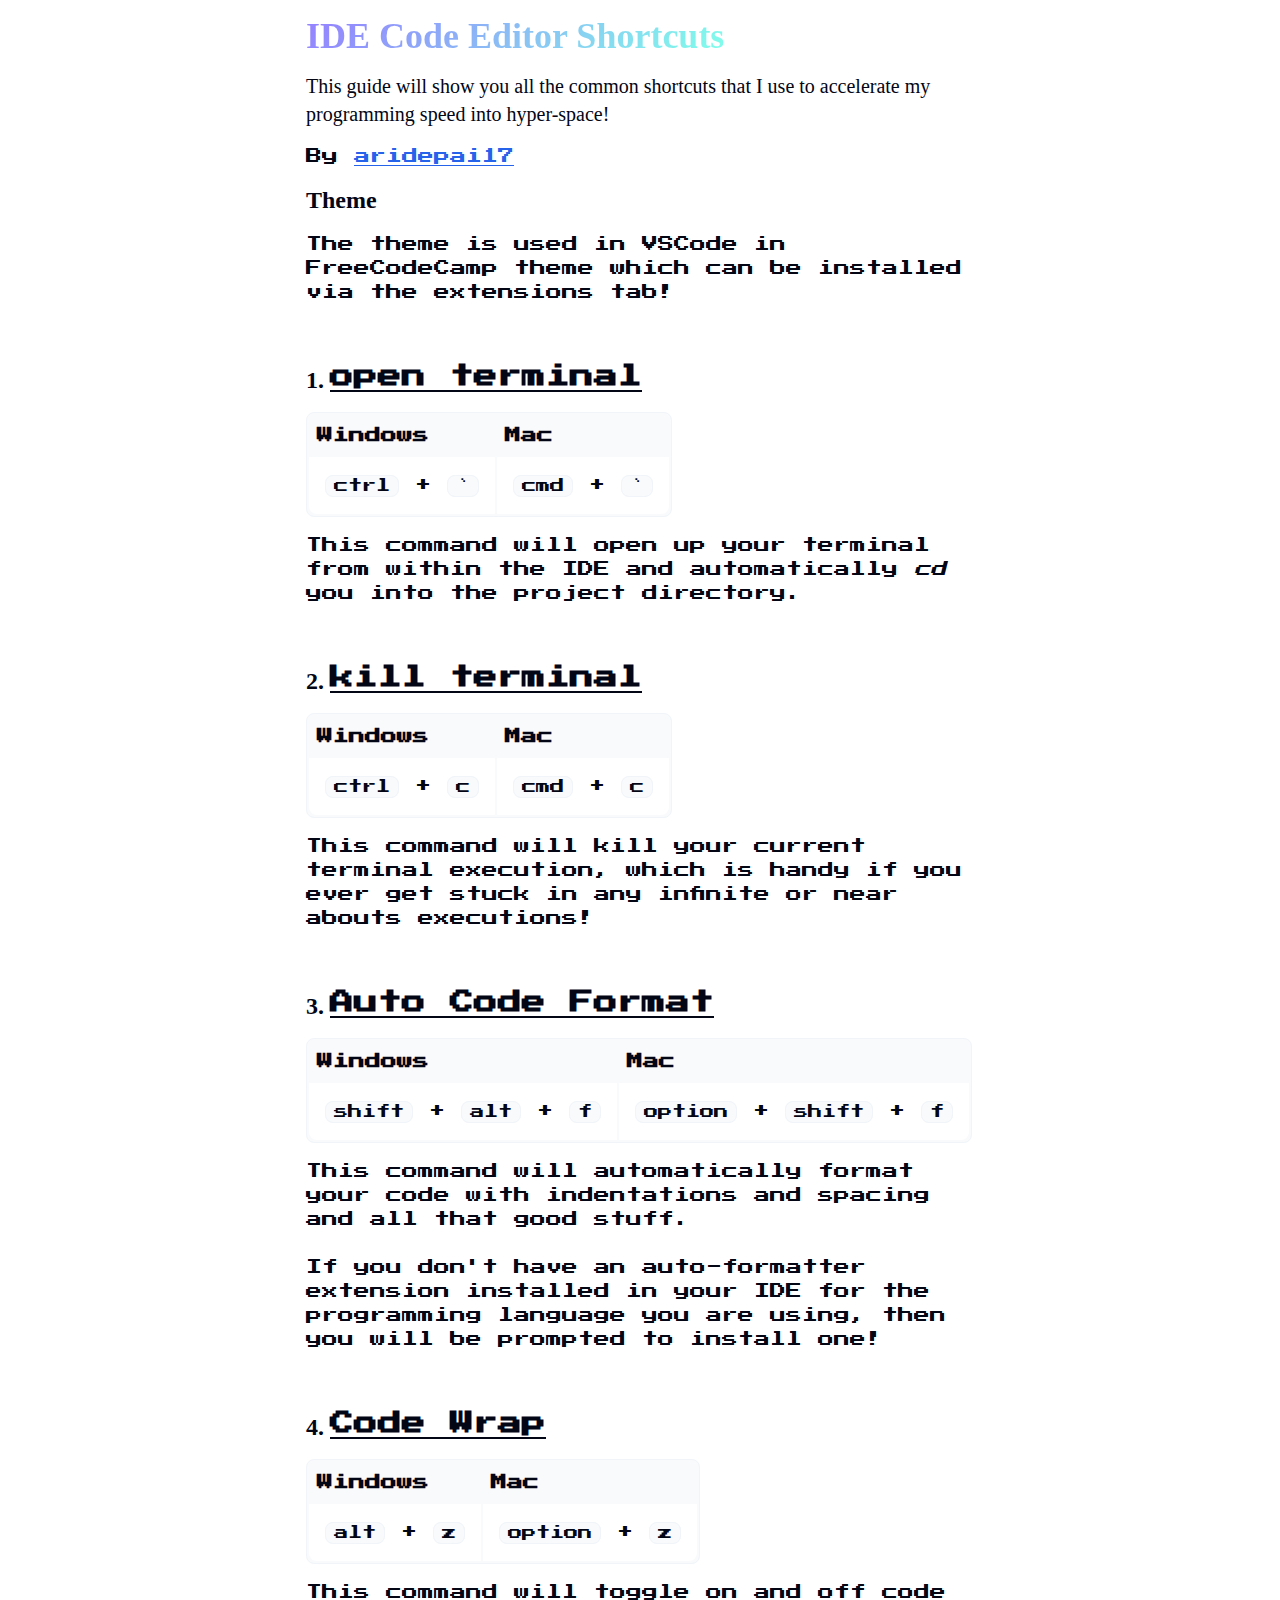
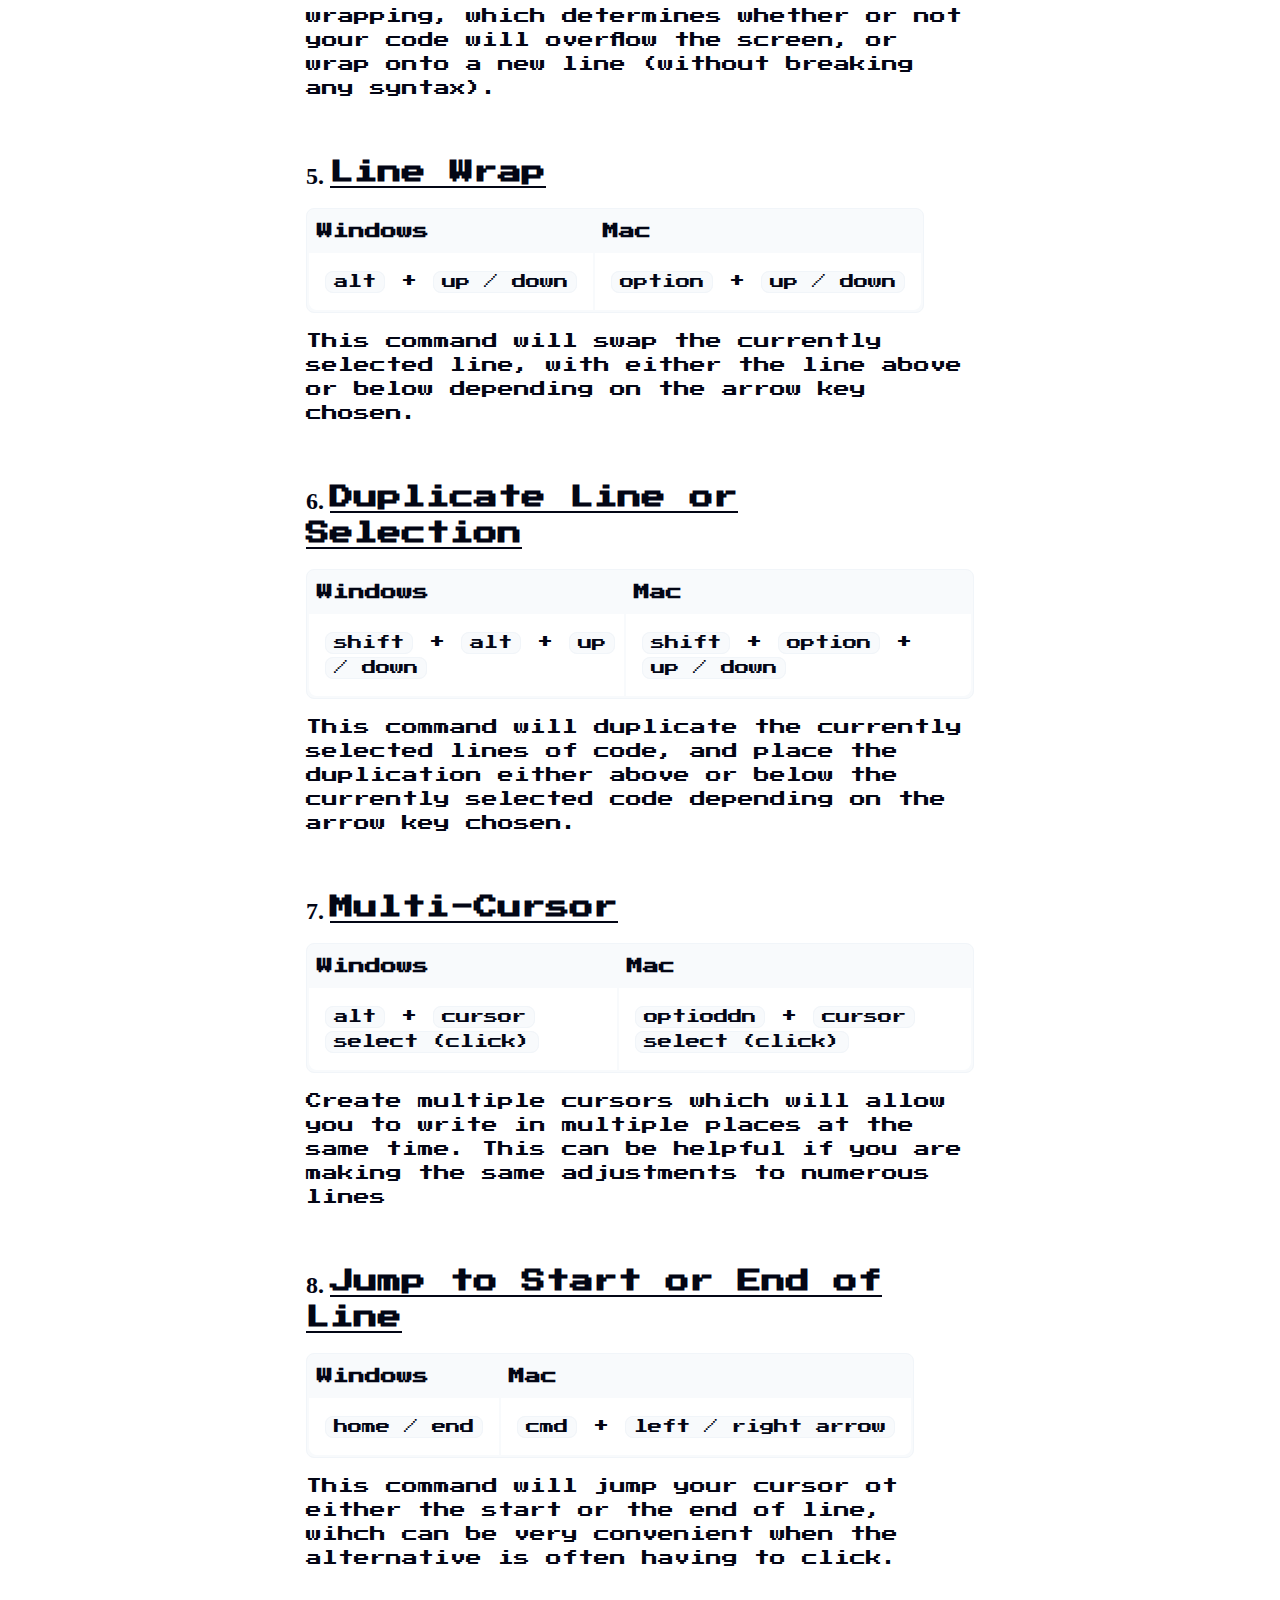
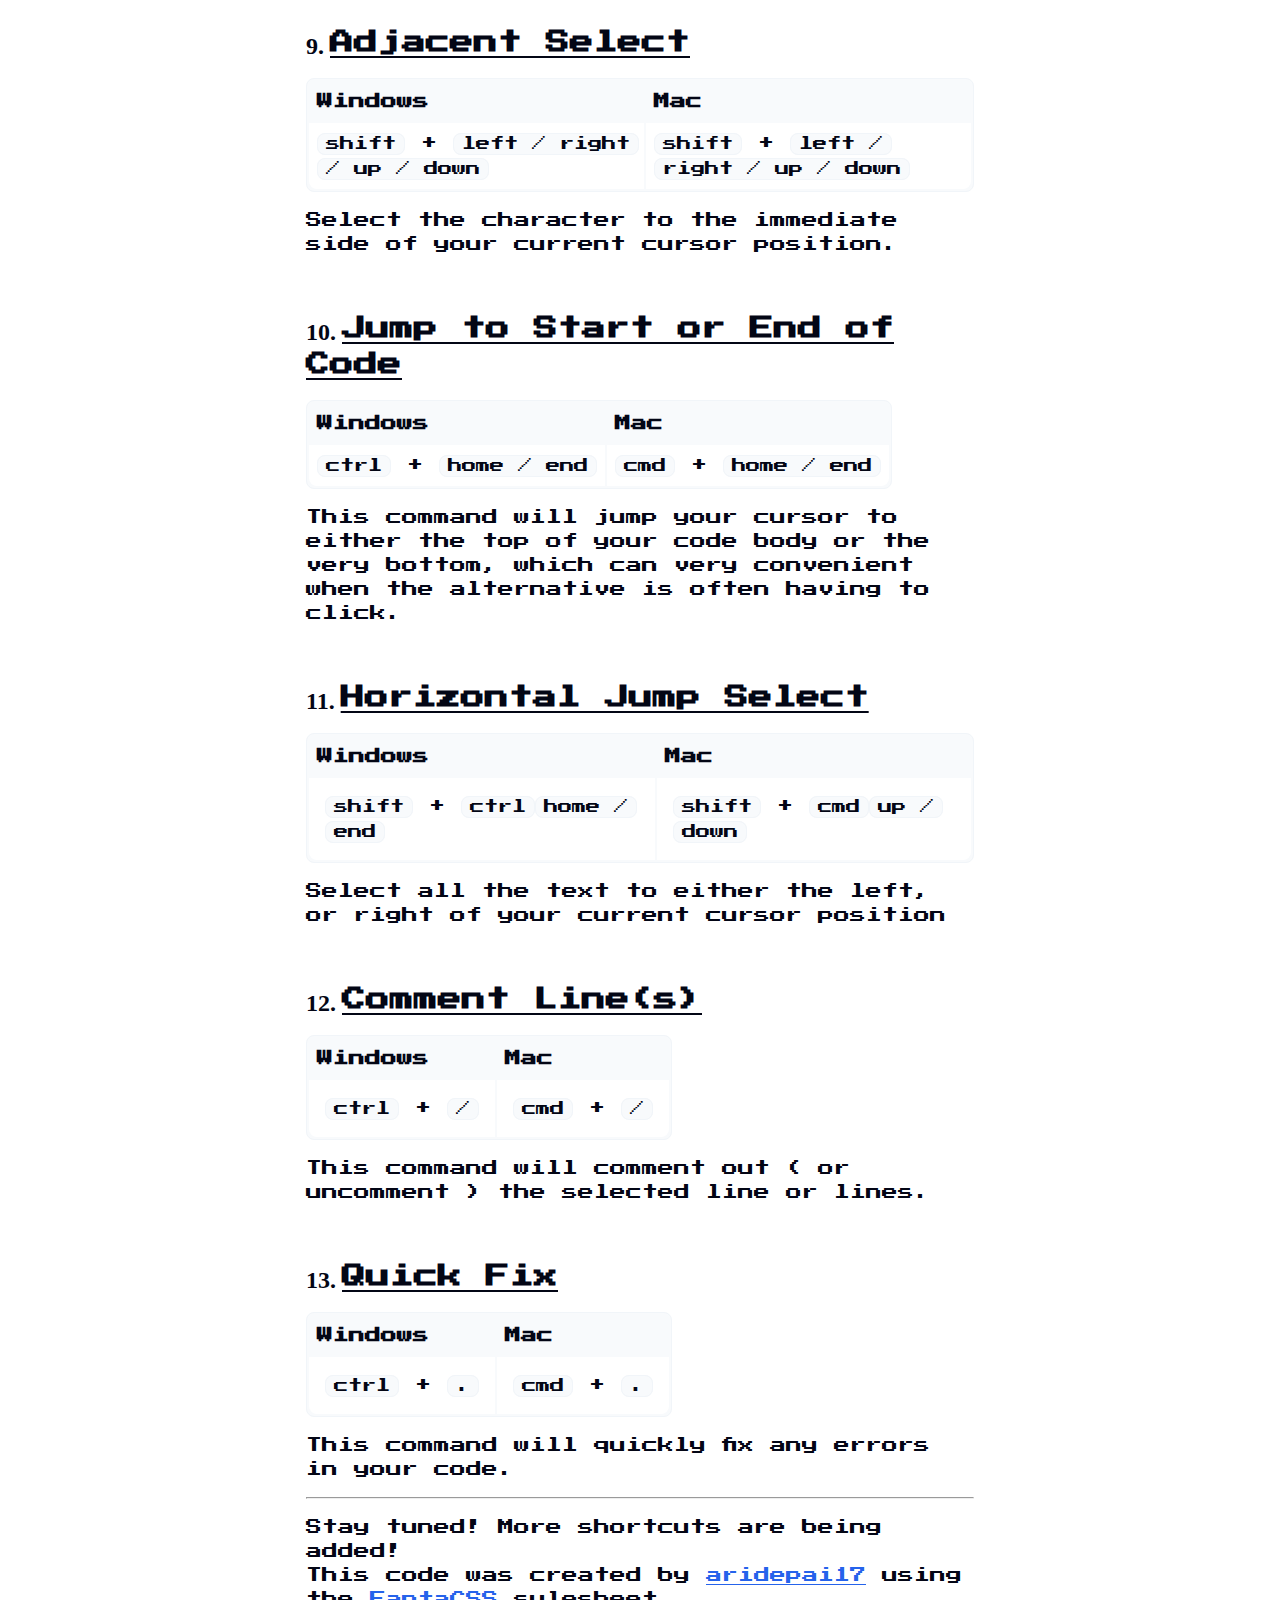
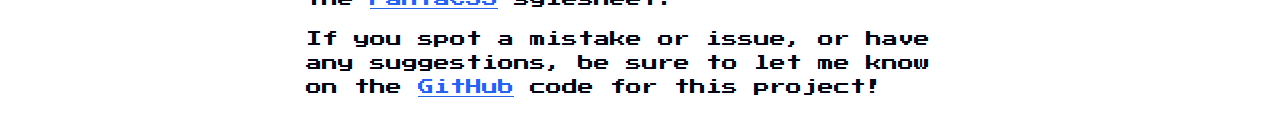
<file: ideshortcuts/index.html>
<!DOCTYPE html>
<html lang="en">
  <head>
    <meta charset="UTF-8" />
    <meta name="viewport" content="width=device-width, initial-scale=1.0" />
    <title>IDE Code Editor Shortcuts</title>
    <link rel="stylesheet" href="fanta.css" />
    <link rel="stylesheet" href="styles.css" />
    <meta
      name="description"
      content="A list of IDE Code Editor shortcuts for programming efficiency"
    />
  </head>

  <body>
    <h1 class="text-gradient">IDE Code Editor Shortcuts</h1>
    <h4 class="project-description">
      This guide will show you all the common shortcuts that I use to accelerate
      my programming speed into hyper-space!
    </h4>
    <p>
      By <a href="https://github.com/aridepai17" target="_blank">aridepai17</a>
    </p>
    <h3>Theme</h3>
    <p>
      The theme is used in VSCode in FreeCodeCamp theme which can be installed
      via the extensions tab!
    </p>
    <br>
    <h3>1. <u>open terminal</u></h3>
    <table>
      <thead>
        <tr>
          <th>Windows</th>
          <th>Mac</th>
        </tr>
      </thead>
      <tbody>
        <tr class="">
          <td class="td"><code>ctrl</code> + <code> `</code></td>
          <td class="td"><code>cmd</code> + <code> `</code></td>
        </tr>
      </tbody>
    </table>
    <p>
      This command will open up your terminal from within the IDE and
      automatically <i>cd</i> you into the project directory.
    </p>
    <br>

    <h3>2. <u>kill terminal</u></h3>
    <table>
      <thead>
        <tr>
          <th>Windows</th>
          <th>Mac</th>
        </tr>
      </thead>
      <tbody>
        <tr class="">
          <td class="td"><code>ctrl</code> + <code>c</code></td>
          <td class="td"><code>cmd</code> + <code>c</code></td>
        </tr>
      </tbody>
    </table>
    <p>
      This command will kill your current terminal execution, which is handy if
      you ever get stuck in any infinite or near abouts executions!
    </p>
    <br>

    <h3>3. <u>Auto Code Format</u></h3>
    <table>
      <thead>
        <tr>
          <th>Windows</th>
          <th>Mac</th>
        </tr>
      </thead>
      <tbody>
        <tr class="">
          <td class="td">
            <code>shift</code> + <code>alt</code> + <code>f</code>
          </td>
          <td class="td">
            <code>option</code> + <code>shift</code> + <code>f</code>
          </td>
        </tr>
      </tbody>
    </table>
    <p>
      This command will automatically format your code with indentations and
      spacing and all that good stuff. <br /><br />If you don't have an
      auto-formatter extension installed in your IDE for the programming
      language you are using, then you will be prompted to install one!
    </p>
    <br>

    <h3>4. <u>Code Wrap</u></h3>
    <table>
      <thead>
        <tr>
          <th>Windows</th>
          <th>Mac</th>
        </tr>
      </thead>
      <tbody>
        <tr class="">
          <td class="td"><code>alt</code> + <code>z</code></td>
          <td class="td"><code>option</code> + <code>z</code></td>
        </tr>
      </tbody>
    </table>
    <p>
      This command will toggle on and off code wrapping, which determines
      whether or not your code will overflow the screen, or wrap onto a new line
      (without breaking any syntax).
    </p>
    <br>

    <h3>5. <u>Line Wrap</u></h3>
    <table>
      <thead>
        <tr>
          <th>Windows</th>
          <th>Mac</th>
        </tr>
      </thead>
      <tbody>
        <tr class="">
          <td class="td"><code>alt</code> + <code> up / down </code></td>
          <td class="td"><code>option</code> + <code> up / down </code></td>
        </tr>
      </tbody>
    </table>
    <p>
      This command will swap the currently selected line, with either the line
      above or below depending on the arrow key chosen.
    </p>
    <br>

    <h3>6. <u>Duplicate Line or Selection</u> </h3>
    <table>
      <thead>
        <tr>
          <th>Windows</th>
          <th>Mac</th>
        </tr>
      </thead>
      <tbody>
        <tr class="">
          <td class="td">
            <code>shift</code> + <code>alt</code> + <code> up / down </code>
          </td>
          <td class="td">
            <code>shift</code> + <code>option</code> + <code> up / down </code>
          </td>
        </tr>
      </tbody>
    </table>
    <p>
      This command will duplicate the currently selected lines of code, and
      place the duplication either above or below the currently selected code
      depending on the arrow key chosen.
    </p>
    <br>

    <h3>7. <u>Multi-Cursor</u></h3>
    <table>
      <thead>
        <tr>
          <th>Windows</th>
          <th>Mac</th>
        </tr>
      </thead>
      <tbody>
        <tr class="">
          <td class="td">
            <code>alt</code> + <code>cursor select (click)</code>
          </td>
          <td class="td">
            <code>optioddn</code> + <code>cursor select (click)</code>
          </td>
        </tr>
      </tbody>
    </table>
    <p>
      Create multiple cursors which will allow you to write in multiple places
      at the same time. This can be helpful if you are making the same
      adjustments to numerous lines
    </p>
    <br>

    <h3>8. <u>Jump to Start or End of Line</u></h3>
    <table>
      <thead>
        <tr>
          <th>Windows</th>
          <th>Mac</th>
        </tr>
      </thead>
      <tbody>
        <tr class="">
          <td class="td"><code>home / end</code></td>
          <td class="td"><code>cmd</code> + <code>left / right arrow</code></td>
        </tr>
      </tbody>
    </table>
    <p>
      This command will jump your cursor ot either the start or the end of line,
      wihch can be very convenient when the alternative is often having to
      click.
    </p>
    <br>

    <h3>9. <u>Adjacent Select</u></h3>
    <table>
      <thead>
        <tr>
          <th>Windows</th>
          <th>Mac</th>
        </tr>
      </thead>
      <tbody>
        <tr class="">
          <td class="">
            <code>shift</code> + <code>left / right / up / down</code>
          </td>
          <td class="">
            <code>shift</code> + <code>left / right / up / down</code>
          </td>
        </tr>
      </tbody>
    </table>
    <p>
      Select the character to the immediate side of your current cursor
      position.
    </p>
    <br>

    <h3>10. <u>Jump to Start or End of Code</u></h3>
    <table>
      <thead>
        <tr>
          <th>Windows</th>
          <th>Mac</th>
        </tr>
      </thead>
      <tbody>
        <tr class="">
          <td class=""><code>ctrl</code> + <code>home / end</code></td>
          <td class=""><code>cmd</code> + <code>home / end</code></td>
        </tr>
      </tbody>
    </table>
    <p>
      This command will jump your cursor to either the top of your code body or
      the very bottom, which can very convenient when the alternative is often
      having to click.
    </p>
    <br>

    <h3>11. <u>Horizontal Jump Select</u></h3>
    <table>
      <thead>
        <tr>
          <th>Windows</th>
          <th>Mac</th>
        </tr>
      </thead>
      <tbody>
        <tr class="">
          <td class="td">
            <code>shift</code> + <code>ctrl</code><code>home / end</code>
          </td>
          <td class="td">
            <code>shift</code> + <code>cmd</code><code>up / down</code>
          </td>
        </tr>
      </tbody>
    </table>
    <p>
      Select all the text to either the left, or right of your current cursor
      position
    </p>
    <br>

    <h3> 12. <u>Comment Line(s)</u></h3>
    <table>
      <thead>
        <tr>
          <th>Windows</th>
          <th>Mac</th>
        </tr>
      </thead>
      <tbody>
        <tr class="">
          <td class="td"><code>ctrl</code> + <code>/</code></td>
          <td class="td"><code>cmd</code> + <code>/</code></td>
        </tr>
      </tbody>
    </table>
    <p>
      This command will comment out ( or uncomment ) the selected line or lines.
    </p>
    <br>

    <h3>13. <u>Quick Fix</u></h3>
    <table>
        <thead>
            <tr>
            <th>Windows</th>
            <th>Mac</th>
            </tr>
        </thead>
        <tbody>
            <tr class="">
            <td class="td"><code>ctrl</code> + <code>.</code></td>
            <td class="td"><code>cmd</code> + <code>.</code></td>
            </tr>
        </tbody>
    </table>
    <p>This command will quickly fix any errors in your code.</p>

    <hr />
    <p>
      Stay tuned! More shortcuts are being added! <br>
      This code was created by
      <a href="https://github.com/aridepai17" target="_blank">aridepai17</a>
      using the
      <a href="https://www.fantacss.smoljames.com">FantaCSS</a> sylesheet.
    </p>
    <p>
      If you spot a mistake or issue, or have any suggestions, be sure to let me
      know on the
      <a href="https://github.com/aridepai17/IDE-SHORTCUTS.git" target="_blank"
        >GitHub</a
      >
      code for this project!
    </p>
  </body>
</html>
</file>
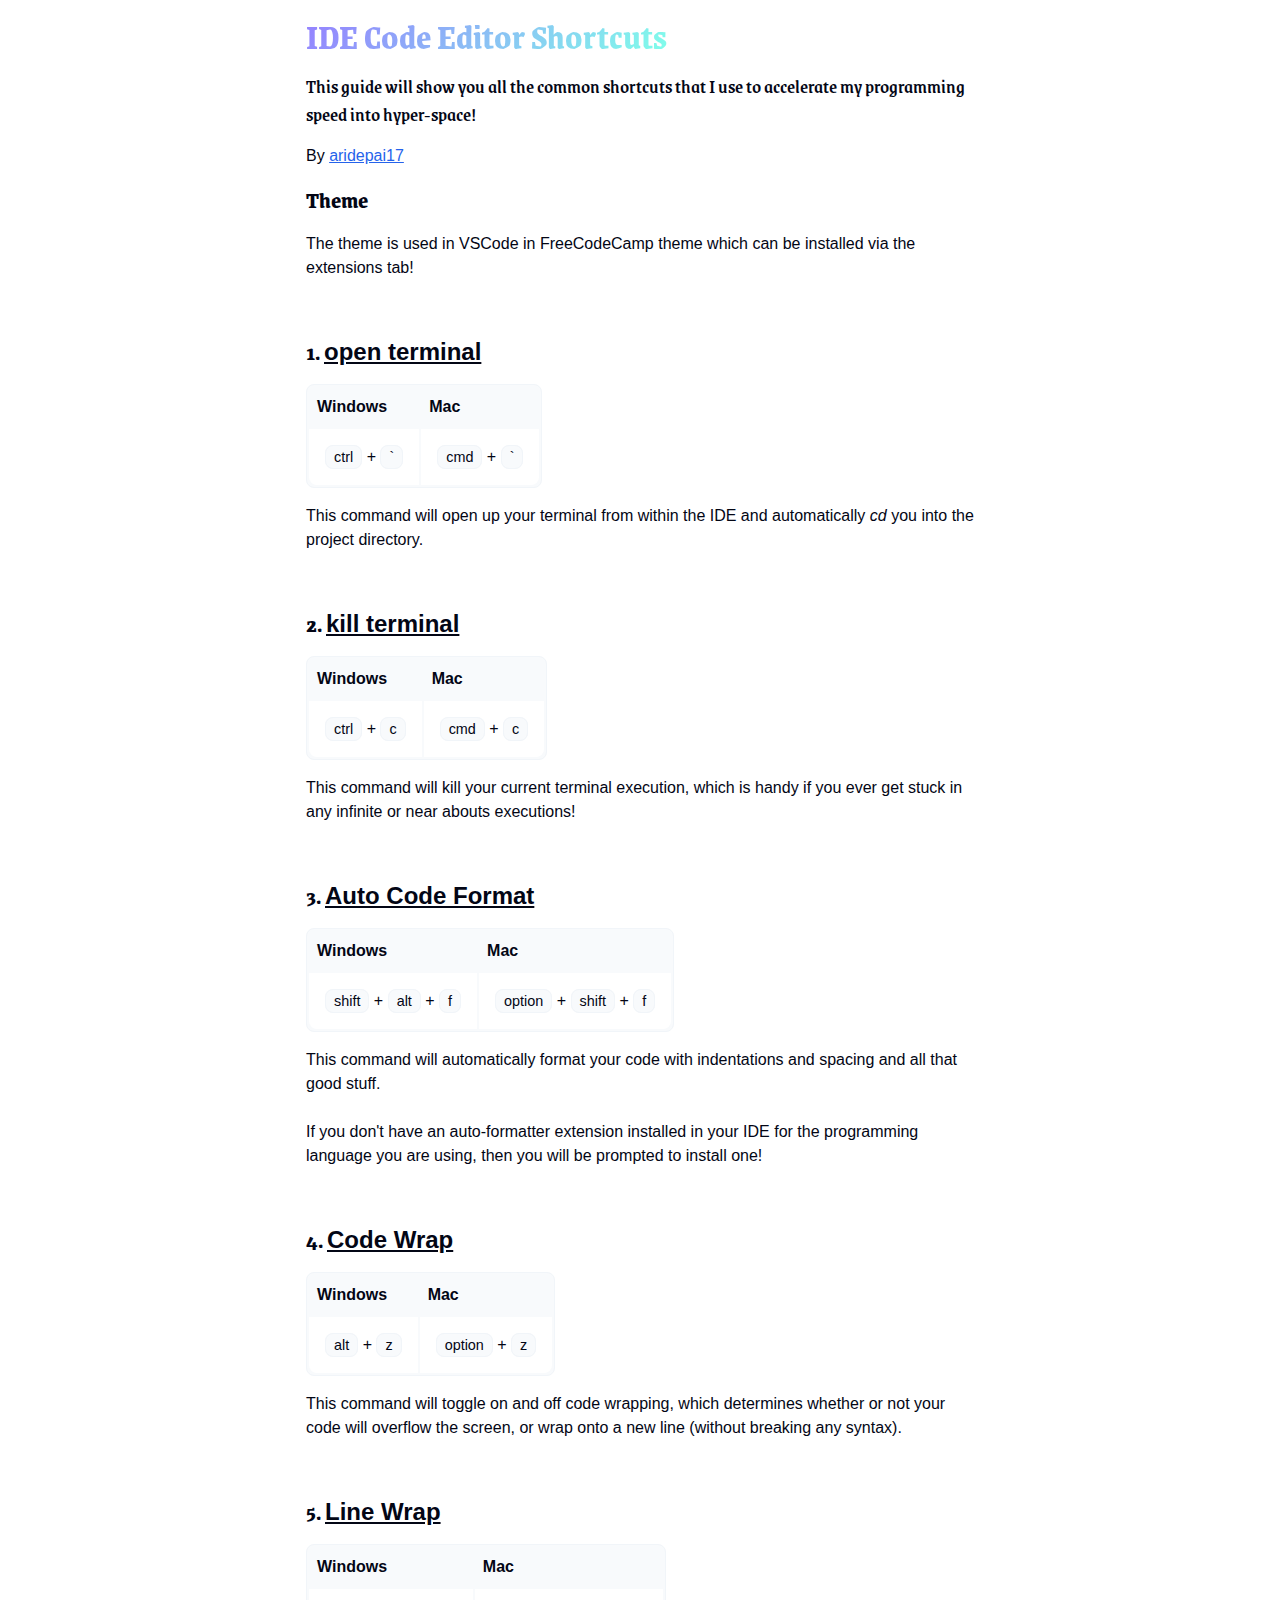
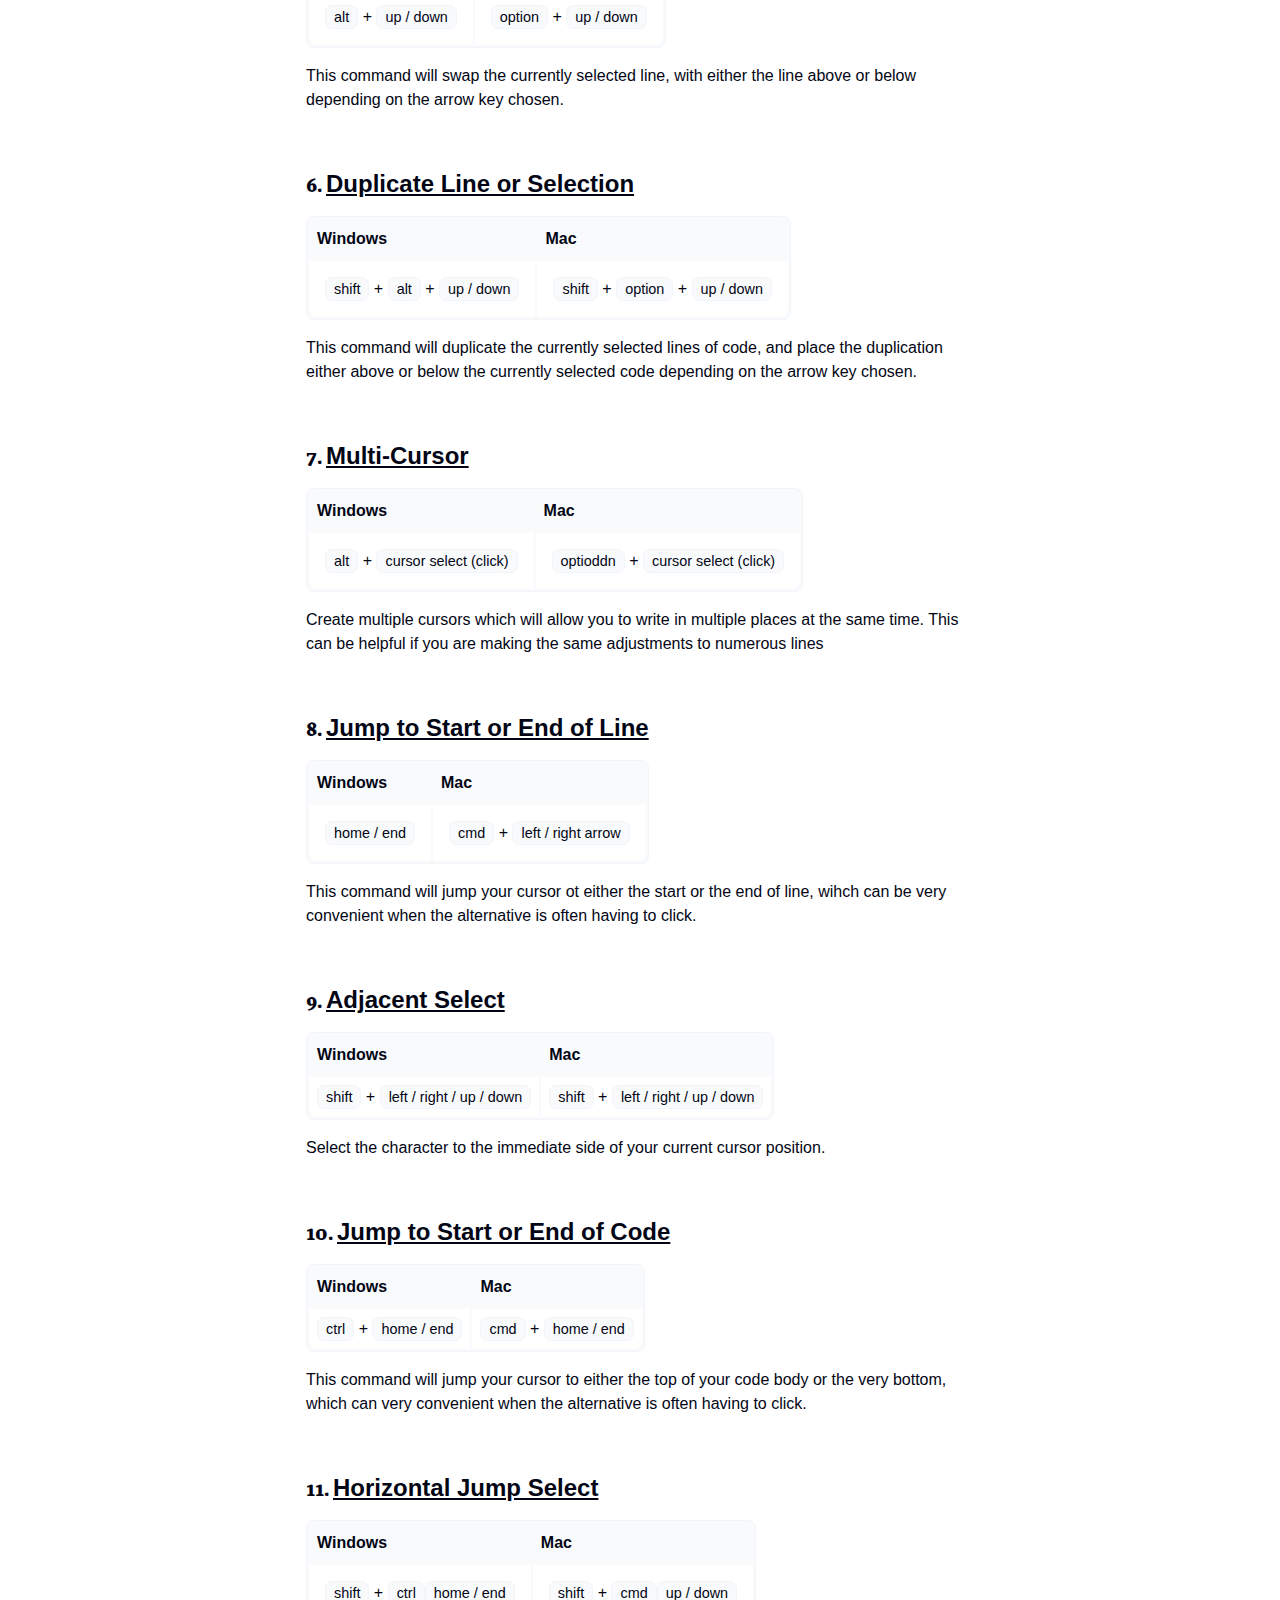
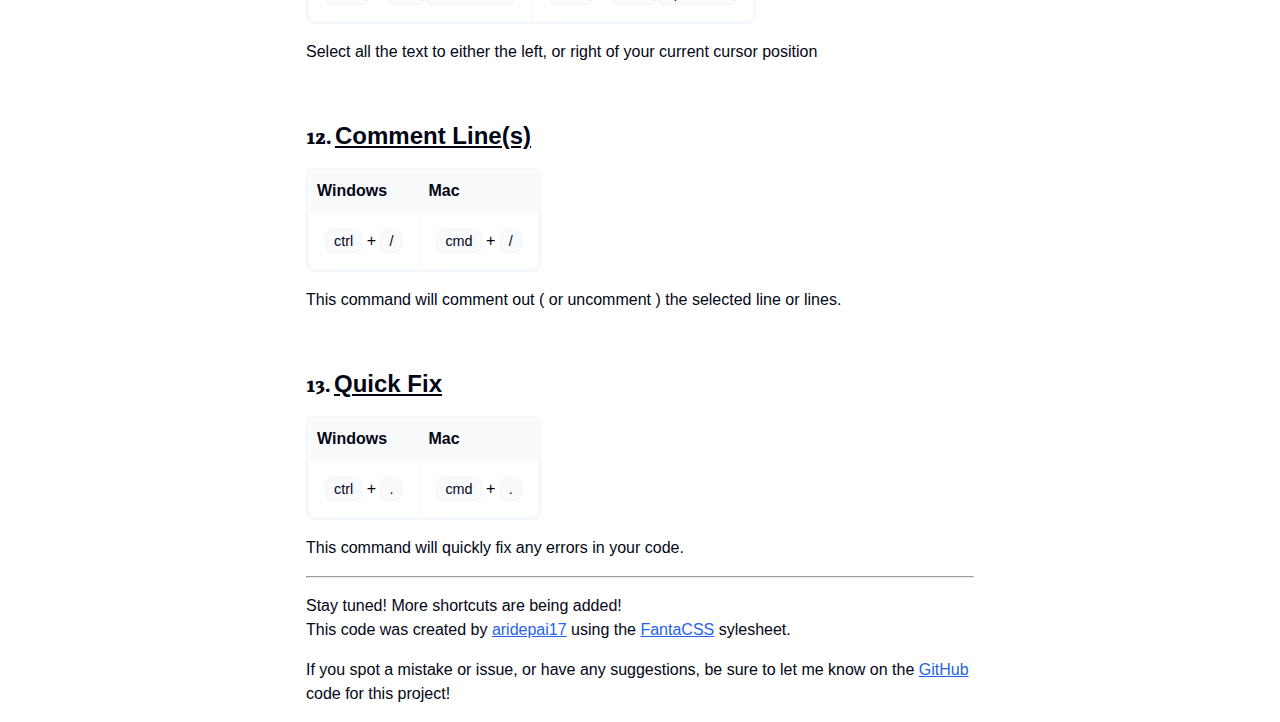
<file: vscodeshortcuts/index.html>
<!DOCTYPE html>
<html lang="en">
  <head>
    <meta charset="UTF-8" />
    <meta name="viewport" content="width=device-width, initial-scale=1.0" />
    <title>IDE Code Editor Shortcuts</title>
    <link rel="stylesheet" href="fanta.css" />
    <link rel="stylesheet" href="styles.css" />
    <meta
      name="description"
      content="A list of IDE Code Editor shortcuts for programming efficiency"
    />
  </head>

  <body>
    <h1 class="text-gradient">IDE Code Editor Shortcuts</h1>
    <h4 class="project-description">
      This guide will show you all the common shortcuts that I use to accelerate
      my programming speed into hyper-space!
    </h4>
    <p>
      By <a href="https://github.com/aridepai17" target="_blank">aridepai17</a>
    </p>
    <h3>Theme</h3>
    <p>
      The theme is used in VSCode in FreeCodeCamp theme which can be installed
      via the extensions tab!
    </p>
    <br>
    <h3>1. <u>open terminal</u></h3>
    <table>
      <thead>
        <tr>
          <th>Windows</th>
          <th>Mac</th>
        </tr>
      </thead>
      <tbody>
        <tr class="">
          <td class="td"><code>ctrl</code> + <code> `</code></td>
          <td class="td"><code>cmd</code> + <code> `</code></td>
        </tr>
      </tbody>
    </table>
    <p>
      This command will open up your terminal from within the IDE and
      automatically <i>cd</i> you into the project directory.
    </p>
    <br>

    <h3>2. <u>kill terminal</u></h3>
    <table>
      <thead>
        <tr>
          <th>Windows</th>
          <th>Mac</th>
        </tr>
      </thead>
      <tbody>
        <tr class="">
          <td class="td"><code>ctrl</code> + <code>c</code></td>
          <td class="td"><code>cmd</code> + <code>c</code></td>
        </tr>
      </tbody>
    </table>
    <p>
      This command will kill your current terminal execution, which is handy if
      you ever get stuck in any infinite or near abouts executions!
    </p>
    <br>

    <h3>3. <u>Auto Code Format</u></h3>
    <table>
      <thead>
        <tr>
          <th>Windows</th>
          <th>Mac</th>
        </tr>
      </thead>
      <tbody>
        <tr class="">
          <td class="td">
            <code>shift</code> + <code>alt</code> + <code>f</code>
          </td>
          <td class="td">
            <code>option</code> + <code>shift</code> + <code>f</code>
          </td>
        </tr>
      </tbody>
    </table>
    <p>
      This command will automatically format your code with indentations and
      spacing and all that good stuff. <br /><br />If you don't have an
      auto-formatter extension installed in your IDE for the programming
      language you are using, then you will be prompted to install one!
    </p>
    <br>

    <h3>4. <u>Code Wrap</u></h3>
    <table>
      <thead>
        <tr>
          <th>Windows</th>
          <th>Mac</th>
        </tr>
      </thead>
      <tbody>
        <tr class="">
          <td class="td"><code>alt</code> + <code>z</code></td>
          <td class="td"><code>option</code> + <code>z</code></td>
        </tr>
      </tbody>
    </table>
    <p>
      This command will toggle on and off code wrapping, which determines
      whether or not your code will overflow the screen, or wrap onto a new line
      (without breaking any syntax).
    </p>
    <br>

    <h3>5. <u>Line Wrap</u></h3>
    <table>
      <thead>
        <tr>
          <th>Windows</th>
          <th>Mac</th>
        </tr>
      </thead>
      <tbody>
        <tr class="">
          <td class="td"><code>alt</code> + <code> up / down </code></td>
          <td class="td"><code>option</code> + <code> up / down </code></td>
        </tr>
      </tbody>
    </table>
    <p>
      This command will swap the currently selected line, with either the line
      above or below depending on the arrow key chosen.
    </p>
    <br>

    <h3>6. <u>Duplicate Line or Selection</u> </h3>
    <table>
      <thead>
        <tr>
          <th>Windows</th>
          <th>Mac</th>
        </tr>
      </thead>
      <tbody>
        <tr class="">
          <td class="td">
            <code>shift</code> + <code>alt</code> + <code> up / down </code>
          </td>
          <td class="td">
            <code>shift</code> + <code>option</code> + <code> up / down </code>
          </td>
        </tr>
      </tbody>
    </table>
    <p>
      This command will duplicate the currently selected lines of code, and
      place the duplication either above or below the currently selected code
      depending on the arrow key chosen.
    </p>
    <br>

    <h3>7. <u>Multi-Cursor</u></h3>
    <table>
      <thead>
        <tr>
          <th>Windows</th>
          <th>Mac</th>
        </tr>
      </thead>
      <tbody>
        <tr class="">
          <td class="td">
            <code>alt</code> + <code>cursor select (click)</code>
          </td>
          <td class="td">
            <code>optioddn</code> + <code>cursor select (click)</code>
          </td>
        </tr>
      </tbody>
    </table>
    <p>
      Create multiple cursors which will allow you to write in multiple places
      at the same time. This can be helpful if you are making the same
      adjustments to numerous lines
    </p>
    <br>

    <h3>8. <u>Jump to Start or End of Line</u></h3>
    <table>
      <thead>
        <tr>
          <th>Windows</th>
          <th>Mac</th>
        </tr>
      </thead>
      <tbody>
        <tr class="">
          <td class="td"><code>home / end</code></td>
          <td class="td"><code>cmd</code> + <code>left / right arrow</code></td>
        </tr>
      </tbody>
    </table>
    <p>
      This command will jump your cursor ot either the start or the end of line,
      wihch can be very convenient when the alternative is often having to
      click.
    </p>
    <br>

    <h3>9. <u>Adjacent Select</u></h3>
    <table>
      <thead>
        <tr>
          <th>Windows</th>
          <th>Mac</th>
        </tr>
      </thead>
      <tbody>
        <tr class="">
          <td class="">
            <code>shift</code> + <code>left / right / up / down</code>
          </td>
          <td class="">
            <code>shift</code> + <code>left / right / up / down</code>
          </td>
        </tr>
      </tbody>
    </table>
    <p>
      Select the character to the immediate side of your current cursor
      position.
    </p>
    <br>

    <h3>10. <u>Jump to Start or End of Code</u></h3>
    <table>
      <thead>
        <tr>
          <th>Windows</th>
          <th>Mac</th>
        </tr>
      </thead>
      <tbody>
        <tr class="">
          <td class=""><code>ctrl</code> + <code>home / end</code></td>
          <td class=""><code>cmd</code> + <code>home / end</code></td>
        </tr>
      </tbody>
    </table>
    <p>
      This command will jump your cursor to either the top of your code body or
      the very bottom, which can very convenient when the alternative is often
      having to click.
    </p>
    <br>

    <h3>11. <u>Horizontal Jump Select</u></h3>
    <table>
      <thead>
        <tr>
          <th>Windows</th>
          <th>Mac</th>
        </tr>
      </thead>
      <tbody>
        <tr class="">
          <td class="td">
            <code>shift</code> + <code>ctrl</code><code>home / end</code>
          </td>
          <td class="td">
            <code>shift</code> + <code>cmd</code><code>up / down</code>
          </td>
        </tr>
      </tbody>
    </table>
    <p>
      Select all the text to either the left, or right of your current cursor
      position
    </p>
    <br>

    <h3> 12. <u>Comment Line(s)</u></h3>
    <table>
      <thead>
        <tr>
          <th>Windows</th>
          <th>Mac</th>
        </tr>
      </thead>
      <tbody>
        <tr class="">
          <td class="td"><code>ctrl</code> + <code>/</code></td>
          <td class="td"><code>cmd</code> + <code>/</code></td>
        </tr>
      </tbody>
    </table>
    <p>
      This command will comment out ( or uncomment ) the selected line or lines.
    </p>
    <br>

    <h3>13. <u>Quick Fix</u></h3>
    <table>
        <thead>
            <tr>
            <th>Windows</th>
            <th>Mac</th>
            </tr>
        </thead>
        <tbody>
            <tr class="">
            <td class="td"><code>ctrl</code> + <code>.</code></td>
            <td class="td"><code>cmd</code> + <code>.</code></td>
            </tr>
        </tbody>
    </table>
    <p>This command will quickly fix any errors in your code.</p>

    <hr />
    <p>
      Stay tuned! More shortcuts are being added! <br>
      This code was created by
      <a href="https://github.com/aridepai17" target="_blank">aridepai17</a>
      using the
      <a href="https://www.fantacss.smoljames.com">FantaCSS</a> sylesheet.
    </p>
    <p>
      If you spot a mistake or issue, or have any suggestions, be sure to let me
      know on the
      <a href="https://github.com/aridepai17/ideshortcuts" target="_blank"
        >GitHub</a
      >
      code for this project!
    </p>
  </body>
</html>
</file>
<file: ideshortcuts/styles.css>
*{
    font-family: "Press Start 2P", sans-serif;
}

body{
    min-height: 100vh;
    max-width: 700px;
    width: 100%;
    margin: 0 auto;
    padding: 1rem;
    display: flex;
    flex-direction: column;
    gap: 1rem;
}

h3 {
    padding-top: 2re
}

.project-description{
    font-weight: 500;
}

.td{
    padding: 1rem;
}
</file>
<file: vscodeshortcuts/styles.css>
*{
    font-family: "Press Start 2P", sans-serif;
}

body{
    min-height: 100vh;
    max-width: 700px;
    width: 100%;
    margin: 0 auto;
    padding: 1rem;
    display: flex;
    flex-direction: column;
    gap: 1rem;
}

h3 {
    padding-top: 2re
}

.project-description{
    font-weight: 500;
}

.td{
    padding: 1rem;
}
</file>
<file: ideshortcuts/fanta.css>
/**
* Fanta.css (Fantasy + CSS)
* Version 0.1.0
* https://github.com/jamezmca/fantacss
*
* Sections
* 1. Content sectioning
* 2. Text content
* 3. Inline text semantics
* 4. Image and multimedia
* 5. Tables
* 6. Forms
* 7. Interactive elements
*
*/


@import url("https://fonts.googleapis.com/css2?family=Press+Start+2P:wght@400;700&display=swap");


:root {
    --background-primary: white;
    --background-secondary: '';
    --background-tertiary: #dbeafe;
    --background-accent: '';
    --background-compliment: '';
    --background-gradient: '';
    --background-muted: #f8fafc;

    --color-primary: #030615;
    --color-secondary: '';
    --color-tertiary: '';
    --color-accent: '';
    --color-compliment: '';
    --color-gradient: '';
    --color-muted: ;
    --color-link: #2563eb;
    --color-link-transparent: rgba(37, 99, 235, 0.1);

    --color-success: '';
    --color-warning: '';
    --color-error: '';
    --color-info: '';
    --color-highlight: #fef9c3;

    --gradient-start: #9580ff;
    --gradient-end: #80ffea;

    --border-primary: #f1f5f9;
    --border-secondary: #bed1e7;
    --border-highlight: #64748b;
    --border-tertiary: '';

    --shadow-dark: '';
    --shadow-light: '';
    --shadow-text: '';

    --padding-small: 1rem;
    --padding-large: 2rem;

    --border-radius-small: 0.5rem;
    --border-radius-large: 0.75rem;
    --highlight-border-radius: 0.5rem;

    --text-selection: '';
}

@media (prefers-color-scheme: dark) {
    :root {
        --background-primary: #05070f;
        --background-secondary: #0e101e;
        --background-tertiary: #121424;
        --background-accent: '';
        --background-compliment: '';
        --background-gradient: '';
        --background-muted: #1a1e32;

        --color-primary: white;
        --color-secondary: '';
        --color-tertiary: '';
        --color-accent: '';
        --color-compliment: '';
        --color-gradient: '';
        --color-muted: ;
        --color-link: #60a5fa;
        --color-link-transparent: rgba(37, 99, 235, 0.1);

        --color-success: '';
        --color-warning: '';
        --color-error: '';
        --color-info: '';
        --color-highlight: #fef9c3;

        --gradient-start: #9580ff;
        --gradient-end: #80ffea;

        --border-primary: #29325b;
        --border-secondary: #323c71;
        --border-highlight: #4649af;
        --border-tertiary: '';

        --shadow-dark: '';
        --shadow-light: '';
        --shadow-text: '';

        --padding-small: 1rem;
        --padding-large: 2rem;

        --border-radius-small: 0.5rem;
        --border-radius-large: 0.75rem;
        --highlight-border-radius: 0.5rem;

        --text-selection: '';
    }
}

* {
    margin: 0;
    padding: 0;
    box-sizing: border-box;
    font-family: "Press Start 2P", sans-serif;
}

body {
    background: var(--background-primary);
    color: var(--color-primary);
    font-size: 0.875rem;
    line-height: 1.6rem;
}

/* Special */
.text-gradient {
    -webkit-text-fill-color: transparent;
    -webkit-background-clip: text;
    background-image: linear-gradient(135deg, var(--gradient-start) 0, var(--gradient-end) 100%);
    background-size: 100%;
    -webkit-box-decoration-break: clone;
}


/* Typography */
h1,
h2,
h3,
h4,
h5,
h6,
button {
    font-family: "VCR OSD Mono", serif;
    width: fit-content;
}

h1 {
    font-size: 1.875rem;
    line-height: 2.25rem;
}

h2 {
    font-size: 1.5rem;
    line-height: 2rem;
}

h3 {
    font-size: 1.25rem;
    line-height: 1.75rem;
}

h4 {
    font-size: 1.125rem;
    line-height: 1.75rem;
}

h5 {
    font-size: 1rem;
    line-height: 1.5rem;
}

h6 {
    font-size: 0.875rem;
    line-height: 1.25rem;
}

p {
    display: block;
    width: fit-content;
}

/* Content Sectioning */

main {}

header {}

footer {}

nav {}

section {}

address {
    font-style: normal;
}

aside {
    float: right;
    width: 40%;
    padding: 0.75rem;
    margin: 0.5rem;
    font-style: italic;
    color: var(--color-primary);
    background-color: var(--background-muted);
    border-radius: var(--border-radius-large);
}


/* Text Content */
blockquote {
    position: relative;
    padding-left: 1.5rem;
    margin: 0;
}

blockquote::after {
    content: "";
    display: block;
    position: absolute;
    left: 0;
    top: 0;
    height: 100%;
    border-left: 7px solid var(--border-primary);
    border-radius: 6px;
}

blockquote footer {
    padding-top: 1rem;
}

dd {
    padding-bottom: 11px;
}

dl {}

dt {
    font-weight: bold;
}

figure {}

figcaption {
    padding-top: 10px;
    font-size: 0.8rem;
}

hr {}


ul,
ol {
    list-style-position: inside;
    padding-left: 1rem;
}

li {
    line-height: 1.6em;
}

/* Inline Text Elements */

a {
    color: var(--color-link);
}

a:active,
a:focus,
a:hover {
    text-decoration: none;
}

mark,
samp,
kbd,
code,
time {
    border-radius: var(--highlight-border-radius, 4px);
    box-decoration-break: clone;
    -webkit-box-decoration-break: clone;
}

mark {
    background-color: var(--color-highlight);
    padding: 0 4px;
}

samp {
    font-weight: bold;
    padding: 0.5rem 1rem;
    background-color: var(--background-muted);
    color: var(--color-primary);
}

kbd,
time {
    padding: 0rem 0.5rem;
    background-color: var(--background-muted);
    color: var(--color-primary);
}

code,
pre {
    font-size: 0.9em;
    padding: 0.2rem 0.5rem;
    background: var(--background-muted);
    border: 1px solid var(--border-primary);
    max-width: fit-content;
    overflow-x: auto;
}

pre>code {
    padding: 10px;
    border: 0;
    display: block;
    overflow-x: auto;
}

pre {
    border-radius: var(--border-radius-large);
}

sup,
sub {
    line-height: normal;
}

/* Image and multimedia */
audio {
    width: 100%;
}

audio,
img,
video {
    border-radius: var(--border-radius-large);
    max-width: 100%;
}

img {
    height: auto;
}

/* Tables */
table {
    width: fit-content;
    border: 1px solid var(--border-primary);
    background: var(--background-muted);
    border-radius: var(--border-radius-small);
}

table tr:last-child td:first-child {
    border-bottom-left-radius: 8px;
}

table tr:last-child td:last-child {
    border-bottom-right-radius: 8px;
}

table tr:first-child th:first-child {
    border-top-left-radius: 8px;
}

table tr:first-child th:last-child {
    border-top-right-radius: 8px;
}

th {
    background-color: var(--background-muted);
}

td {
    background: var(--background-primary);
}

td,
th {
    text-align: left;
    padding: 8px;
}

thead {
    border-collapse: collapse;
}

tfoot {
    border-top: 1px solid black;
}

/* table tr:hover td,
tbody tr:nth-child(even):hover td {
    background-color: var(--background-muted);
} */

/* Form elements */
input,
button,
select,
optgroup,
textarea {
    /* margin: 0; */
}

button,
select,
input[type="submit"],
input[type="button"],
input[type="checkbox"],
input[type="range"],
input[type="radio"] {
    cursor: pointer;
}

button {
    color: var(--color-primary);
    background-color: var(--background-primary);
    width: fit-content;
    font-family: inherit;
    font-size: inherit;
    font-weight: 500;
    padding: 0.25rem 1.25rem;
    border: 1.5px solid var(--border-secondary);
    border-radius: var(--border-radius-small);
    box-shadow: 2px 2px 0 0 var(--border-secondary);
    transition-duration: 200ms;
}

button:hover {
    box-shadow: 0 0 0 0 var(--border-secondary);
    transform: translate(2px, 2px);
}

button[disabled]:hover {
    box-shadow: 2px 2px 0 0 var(--border-secondary);
    transform: translate(0, 0);
}

button:disabled,
button[disabled] {
    border: 1.5px solid var(--border-secondary);
    cursor: initial;
    opacity: 0.55;
}

label {
    display: block;
    max-width: fit-content;
    font-weight: 500;
}

input,
textarea,
select {
    font-size: 1em;
    background-color: var(--background-muted);
    border: 1px solid var(--border-secondary);
    color: var(--color-primary);
    padding: 0.5rem 0.75rem;
    border-radius: var(--border-radius-small);
    width: 100%;
    /* max-width: fit-content; */
    outline: none;
    appearance: none;
}

input:disabled {
    cursor: not-allowed;
    opacity: 0.6;
}

input[type="checkbox"],
input[type="radio"] {
    padding: 0.5rem;
    width: fit-content;
    vertical-align: middle;
    position: relative;
    margin: 0.5rem 0.25rem 0.5rem 0.5rem;
    /* margin-right: 0.33em;
    margin-top: 0.31em; */
}

input[type="checkbox"] {
    border-radius: 7px;
    margin-left: 0;
}

input[type="radio"] {
    border-radius: 100%;
}

input[type="checkbox"]:checked,
input[type="radio"]:checked {
    background: var(--border-secondary);
}

input[type="range"] {
    vertical-align: middle;
    padding: 0;
}

input[type="color"] {
    appearance: none;
    border: none;
    outline-style: none;
    padding: initial;
    max-width: initial;
    height: 2rem;
    width: 3rem;
}

select:is([multiple]) {
    background: none;
    height: fit-content;
}

fieldset:focus-within,
input:focus-within,
textarea:focus-within,
select:focus-within {
    border-color: var(--border-highlight);
}

fieldset:hover,
input:hover,
textarea:hover,
select:hover {
    border-color: var(--border-highlight);
}

progress {
    appearance: none;
    height: 1rem;
    margin: 0.75rem 0;
}

progress::-webkit-progress-bar {
    background: var(--background-main);
    border: 1px solid var(--border-primary);
    border-radius: var(--highlight-border-radius);
}

progress::-webkit-progress-value {
    background-color: var(--color-link);
    border-radius: var(--border-radius-small);
}

progress::-moz-progress-bar {
    background-color: var(--color-link);
    border-radius: var(--border-radius-small);
}

fieldset {
    border: 1px solid var(--border-primary);
    border-radius: var(--border-radius-small);
    margin: 0;
    margin-bottom: 6px;
    padding: 1rem;
    max-width: fit-content;
}

/* Interactive elements */
details {
    border: 1px solid var(--border-primary);
    border-radius: var(--border-radius-small);
    padding: 0.5rem 0.75rem;
}

summary {
    font-weight: bold;
}

details[open] summary {
    border-bottom: 1px solid var(--border-primary);
    margin-bottom: 0.5rem;
}

.card,
.button-card {
    background-color: var(--background-muted);
    color: var(--color-primary);
    padding: 1rem;
    border-radius: 0.5rem;
}

.card {
    border: 1px solid var(--color-link-transparent);
}

.button-card {
    border: 1px solid var(--border-secondary);
}

.button-card {
    box-shadow: none;
}

.button-card:hover {
    transform: translate(0);
    box-shadow: none;
    border-color: var(--border-highlight);
}

.card-button-primary,
.card-button-secondary {
    border: none !important;
    box-shadow: none !important;
}

.card-button-primary {
    color: var(--background-primary);
    background: var(--color-link);
}

.card-button-secondary {
    color: var(--color-link);
    background: var(--color-link-transparent);
}

.card-button-primary:hover,
.card-button-secondary:hover {
    transform: none;
    opacity: 0.6;
}


@media (min-width: 640px) {
    body {
        font-size: 1rem;
        line-height: 1.5rem;
    }

    h1 {
        font-size: 2.25rem;
        line-height: 2.5rem;
    }

    h2 {
        font-size: 1.875rem;
        line-height: 2.25rem;
    }

    h3 {
        font-size: 1.5rem;
        line-height: 2rem;
    }

    h4 {
        font-size: 1.25rem;
        line-height: 1.75rem;
    }

    h5 {
        font-size: 1.125rem;
        line-height: 1.75rem;
    }

    h6 {
        font-size: 1rem;
        line-height: 1.5rem;
    }

    button {
        width: fit-content;
    }

    input {
        max-width: 600px;
    }
}
</file>
<file: vscodeshortcuts/fanta.css>
/**
* Fanta.css (Fantasy + CSS)
* Version 0.1.0
* https://github.com/jamezmca/fantacss
*
* Sections
* 1. Content sectioning
* 2. Text content
* 3. Inline text semantics
* 4. Image and multimedia
* 5. Tables
* 6. Forms
* 7. Interactive elements
*
*/

@import url('https://fonts.googleapis.com/css2?family=Eczar:wght@400..800&family=Grenze:ital,wght@0,100;0,200;0,300;0,400;0,500;0,600;0,700;0,800;0,900;1,100;1,200;1,300;1,400;1,500;1,600;1,700;1,800;1,900&display=swap');

:root {
    --background-primary: white;
    --background-secondary: '';
    --background-tertiary: #dbeafe;
    --background-accent: '';
    --background-compliment: '';
    --background-gradient: '';
    --background-muted: #f8fafc;

    --color-primary: #030615;
    --color-secondary: '';
    --color-tertiary: '';
    --color-accent: '';
    --color-compliment: '';
    --color-gradient: '';
    --color-muted: ;
    --color-link: #2563eb;
    --color-link-transparent: rgba(37, 99, 235, 0.1);

    --color-success: '';
    --color-warning: '';
    --color-error: '';
    --color-info: '';
    --color-highlight: #fef9c3;

    --gradient-start: #9580ff;
    --gradient-end: #80ffea;

    --border-primary: #f1f5f9;
    --border-secondary: #bed1e7;
    --border-highlight: #64748b;
    --border-tertiary: '';

    --shadow-dark: '';
    --shadow-light: '';
    --shadow-text: '';

    --padding-small: 1rem;
    --padding-large: 2rem;

    --border-radius-small: 0.5rem;
    --border-radius-large: 0.75rem;
    --highlight-border-radius: 0.5rem;

    --text-selection: '';
}

@media (prefers-color-scheme: dark) {
    :root {
        --background-primary: #05070f;
        --background-secondary: #0e101e;
        --background-tertiary: #121424;
        --background-accent: '';
        --background-compliment: '';
        --background-gradient: '';
        --background-muted: #1a1e32;

        --color-primary: white;
        --color-secondary: '';
        --color-tertiary: '';
        --color-accent: '';
        --color-compliment: '';
        --color-gradient: '';
        --color-muted: ;
        --color-link: #60a5fa;
        --color-link-transparent: rgba(37, 99, 235, 0.1);

        --color-success: '';
        --color-warning: '';
        --color-error: '';
        --color-info: '';
        --color-highlight: #fef9c3;

        --gradient-start: #9580ff;
        --gradient-end: #80ffea;

        --border-primary: #29325b;
        --border-secondary: #323c71;
        --border-highlight: #4649af;
        --border-tertiary: '';

        --shadow-dark: '';
        --shadow-light: '';
        --shadow-text: '';

        --padding-small: 1rem;
        --padding-large: 2rem;

        --border-radius-small: 0.5rem;
        --border-radius-large: 0.75rem;
        --highlight-border-radius: 0.5rem;

        --text-selection: '';
    }
}

* {
    margin: 0;
    padding: 0;
    box-sizing: border-box;
    font-family: "Eczar", serif;
}

body {
    background: var(--background-primary);
    color: var(--color-primary);
    font-size: 0.875rem;
    line-height: 1.6rem;
}

/* Special */
.text-gradient {
    -webkit-text-fill-color: transparent;
    -webkit-background-clip: text;
    background-image: linear-gradient(135deg, var(--gradient-start) 0, var(--gradient-end) 100%);
    background-size: 100%;
    -webkit-box-decoration-break: clone;
}


/* Typography */
h1,
h2,
h3,
h4,
h5,
h6,
button {
    font-family: "Grenze", serif;
    width: fit-content;
}

h1 {
    font-size: 1.875rem;
    line-height: 2.25rem;
}

h2 {
    font-size: 1.5rem;
    line-height: 2rem;
}

h3 {
    font-size: 1.25rem;
    line-height: 1.75rem;
}

h4 {
    font-size: 1.125rem;
    line-height: 1.75rem;
}

h5 {
    font-size: 1rem;
    line-height: 1.5rem;
}

h6 {
    font-size: 0.875rem;
    line-height: 1.25rem;
}

p {
    display: block;
    width: fit-content;
}

/* Content Sectioning */

main {}

header {}

footer {}

nav {}

section {}

address {
    font-style: normal;
}

aside {
    float: right;
    width: 40%;
    padding: 0.75rem;
    margin: 0.5rem;
    font-style: italic;
    color: var(--color-primary);
    background-color: var(--background-muted);
    border-radius: var(--border-radius-large);
}


/* Text Content */
blockquote {
    position: relative;
    padding-left: 1.5rem;
    margin: 0;
}

blockquote::after {
    content: "";
    display: block;
    position: absolute;
    left: 0;
    top: 0;
    height: 100%;
    border-left: 7px solid var(--border-primary);
    border-radius: 6px;
}

blockquote footer {
    padding-top: 1rem;
}

dd {
    padding-bottom: 11px;
}

dl {}

dt {
    font-weight: bold;
}

figure {}

figcaption {
    padding-top: 10px;
    font-size: 0.8rem;
}

hr {}


ul,
ol {
    list-style-position: inside;
    padding-left: 1rem;
}

li {
    line-height: 1.6em;
}

/* Inline Text Elements */

a {
    color: var(--color-link);
}

a:active,
a:focus,
a:hover {
    text-decoration: none;
}

mark,
samp,
kbd,
code,
time {
    border-radius: var(--highlight-border-radius, 4px);
    box-decoration-break: clone;
    -webkit-box-decoration-break: clone;
}

mark {
    background-color: var(--color-highlight);
    padding: 0 4px;
}

samp {
    font-weight: bold;
    padding: 0.5rem 1rem;
    background-color: var(--background-muted);
    color: var(--color-primary);
}

kbd,
time {
    padding: 0rem 0.5rem;
    background-color: var(--background-muted);
    color: var(--color-primary);
}

code,
pre {
    font-size: 0.9em;
    padding: 0.2rem 0.5rem;
    background: var(--background-muted);
    border: 1px solid var(--border-primary);
    max-width: fit-content;
    overflow-x: auto;
}

pre>code {
    padding: 10px;
    border: 0;
    display: block;
    overflow-x: auto;
}

pre {
    border-radius: var(--border-radius-large);
}

sup,
sub {
    line-height: normal;
}

/* Image and multimedia */
audio {
    width: 100%;
}

audio,
img,
video {
    border-radius: var(--border-radius-large);
    max-width: 100%;
}

img {
    height: auto;
}

/* Tables */
table {
    width: fit-content;
    border: 1px solid var(--border-primary);
    background: var(--background-muted);
    border-radius: var(--border-radius-small);
}

table tr:last-child td:first-child {
    border-bottom-left-radius: 8px;
}

table tr:last-child td:last-child {
    border-bottom-right-radius: 8px;
}

table tr:first-child th:first-child {
    border-top-left-radius: 8px;
}

table tr:first-child th:last-child {
    border-top-right-radius: 8px;
}

th {
    background-color: var(--background-muted);
}

td {
    background: var(--background-primary);
}

td,
th {
    text-align: left;
    padding: 8px;
}

thead {
    border-collapse: collapse;
}

tfoot {
    border-top: 1px solid black;
}

/* table tr:hover td,
tbody tr:nth-child(even):hover td {
    background-color: var(--background-muted);
} */

/* Form elements */
input,
button,
select,
optgroup,
textarea {
    /* margin: 0; */
}

button,
select,
input[type="submit"],
input[type="button"],
input[type="checkbox"],
input[type="range"],
input[type="radio"] {
    cursor: pointer;
}

button {
    color: var(--color-primary);
    background-color: var(--background-primary);
    width: fit-content;
    font-family: inherit;
    font-size: inherit;
    font-weight: 500;
    padding: 0.25rem 1.25rem;
    border: 1.5px solid var(--border-secondary);
    border-radius: var(--border-radius-small);
    box-shadow: 2px 2px 0 0 var(--border-secondary);
    transition-duration: 200ms;
}

button:hover {
    box-shadow: 0 0 0 0 var(--border-secondary);
    transform: translate(2px, 2px);
}

button[disabled]:hover {
    box-shadow: 2px 2px 0 0 var(--border-secondary);
    transform: translate(0, 0);
}

button:disabled,
button[disabled] {
    border: 1.5px solid var(--border-secondary);
    cursor: initial;
    opacity: 0.55;
}

label {
    display: block;
    max-width: fit-content;
    font-weight: 500;
}

input,
textarea,
select {
    font-size: 1em;
    background-color: var(--background-muted);
    border: 1px solid var(--border-secondary);
    color: var(--color-primary);
    padding: 0.5rem 0.75rem;
    border-radius: var(--border-radius-small);
    width: 100%;
    /* max-width: fit-content; */
    outline: none;
    appearance: none;
}

input:disabled {
    cursor: not-allowed;
    opacity: 0.6;
}

input[type="checkbox"],
input[type="radio"] {
    padding: 0.5rem;
    width: fit-content;
    vertical-align: middle;
    position: relative;
    margin: 0.5rem 0.25rem 0.5rem 0.5rem;
    /* margin-right: 0.33em;
    margin-top: 0.31em; */
}

input[type="checkbox"] {
    border-radius: 7px;
    margin-left: 0;
}

input[type="radio"] {
    border-radius: 100%;
}

input[type="checkbox"]:checked,
input[type="radio"]:checked {
    background: var(--border-secondary);
}

input[type="range"] {
    vertical-align: middle;
    padding: 0;
}

input[type="color"] {
    appearance: none;
    border: none;
    outline-style: none;
    padding: initial;
    max-width: initial;
    height: 2rem;
    width: 3rem;
}

select:is([multiple]) {
    background: none;
    height: fit-content;
}

fieldset:focus-within,
input:focus-within,
textarea:focus-within,
select:focus-within {
    border-color: var(--border-highlight);
}

fieldset:hover,
input:hover,
textarea:hover,
select:hover {
    border-color: var(--border-highlight);
}

progress {
    appearance: none;
    height: 1rem;
    margin: 0.75rem 0;
}

progress::-webkit-progress-bar {
    background: var(--background-main);
    border: 1px solid var(--border-primary);
    border-radius: var(--highlight-border-radius);
}

progress::-webkit-progress-value {
    background-color: var(--color-link);
    border-radius: var(--border-radius-small);
}

progress::-moz-progress-bar {
    background-color: var(--color-link);
    border-radius: var(--border-radius-small);
}

fieldset {
    border: 1px solid var(--border-primary);
    border-radius: var(--border-radius-small);
    margin: 0;
    margin-bottom: 6px;
    padding: 1rem;
    max-width: fit-content;
}

/* Interactive elements */
details {
    border: 1px solid var(--border-primary);
    border-radius: var(--border-radius-small);
    padding: 0.5rem 0.75rem;
}

summary {
    font-weight: bold;
}

details[open] summary {
    border-bottom: 1px solid var(--border-primary);
    margin-bottom: 0.5rem;
}

.card,
.button-card {
    background-color: var(--background-muted);
    color: var(--color-primary);
    padding: 1rem;
    border-radius: 0.5rem;
}

.card {
    border: 1px solid var(--color-link-transparent);
}

.button-card {
    border: 1px solid var(--border-secondary);
}

.button-card {
    box-shadow: none;
}

.button-card:hover {
    transform: translate(0);
    box-shadow: none;
    border-color: var(--border-highlight);
}

.card-button-primary,
.card-button-secondary {
    border: none !important;
    box-shadow: none !important;
}

.card-button-primary {
    color: var(--background-primary);
    background: var(--color-link);
}

.card-button-secondary {
    color: var(--color-link);
    background: var(--color-link-transparent);
}

.card-button-primary:hover,
.card-button-secondary:hover {
    transform: none;
    opacity: 0.6;
}


@media (min-width: 640px) {
    body {
        font-size: 1rem;
        line-height: 1.5rem;
    }

    h1 {
        font-size: 2.25rem;
        line-height: 2.5rem;
    }

    h2 {
        font-size: 1.875rem;
        line-height: 2.25rem;
    }

    h3 {
        font-size: 1.5rem;
        line-height: 2rem;
    }

    h4 {
        font-size: 1.25rem;
        line-height: 1.75rem;
    }

    h5 {
        font-size: 1.125rem;
        line-height: 1.75rem;
    }

    h6 {
        font-size: 1rem;
        line-height: 1.5rem;
    }

    button {
        width: fit-content;
    }

    input {
        max-width: 600px;
    }
}
</file>
